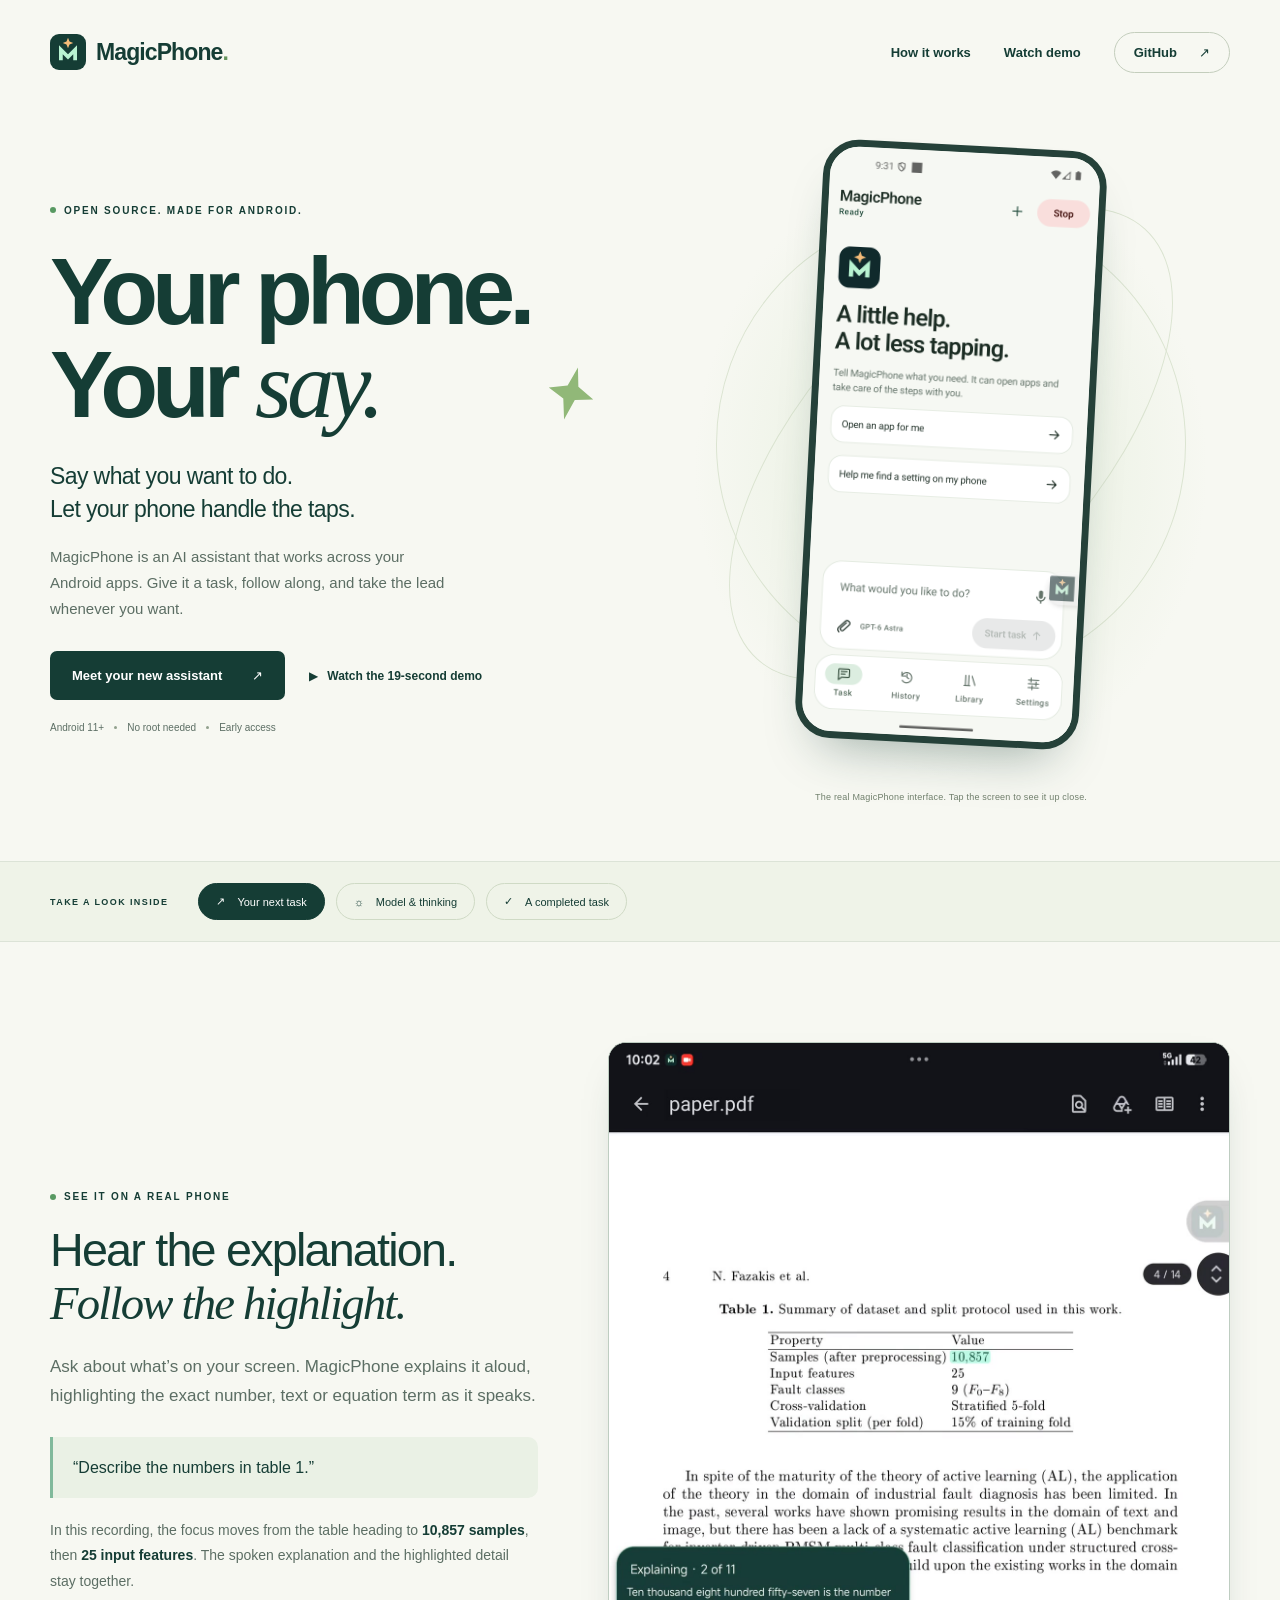
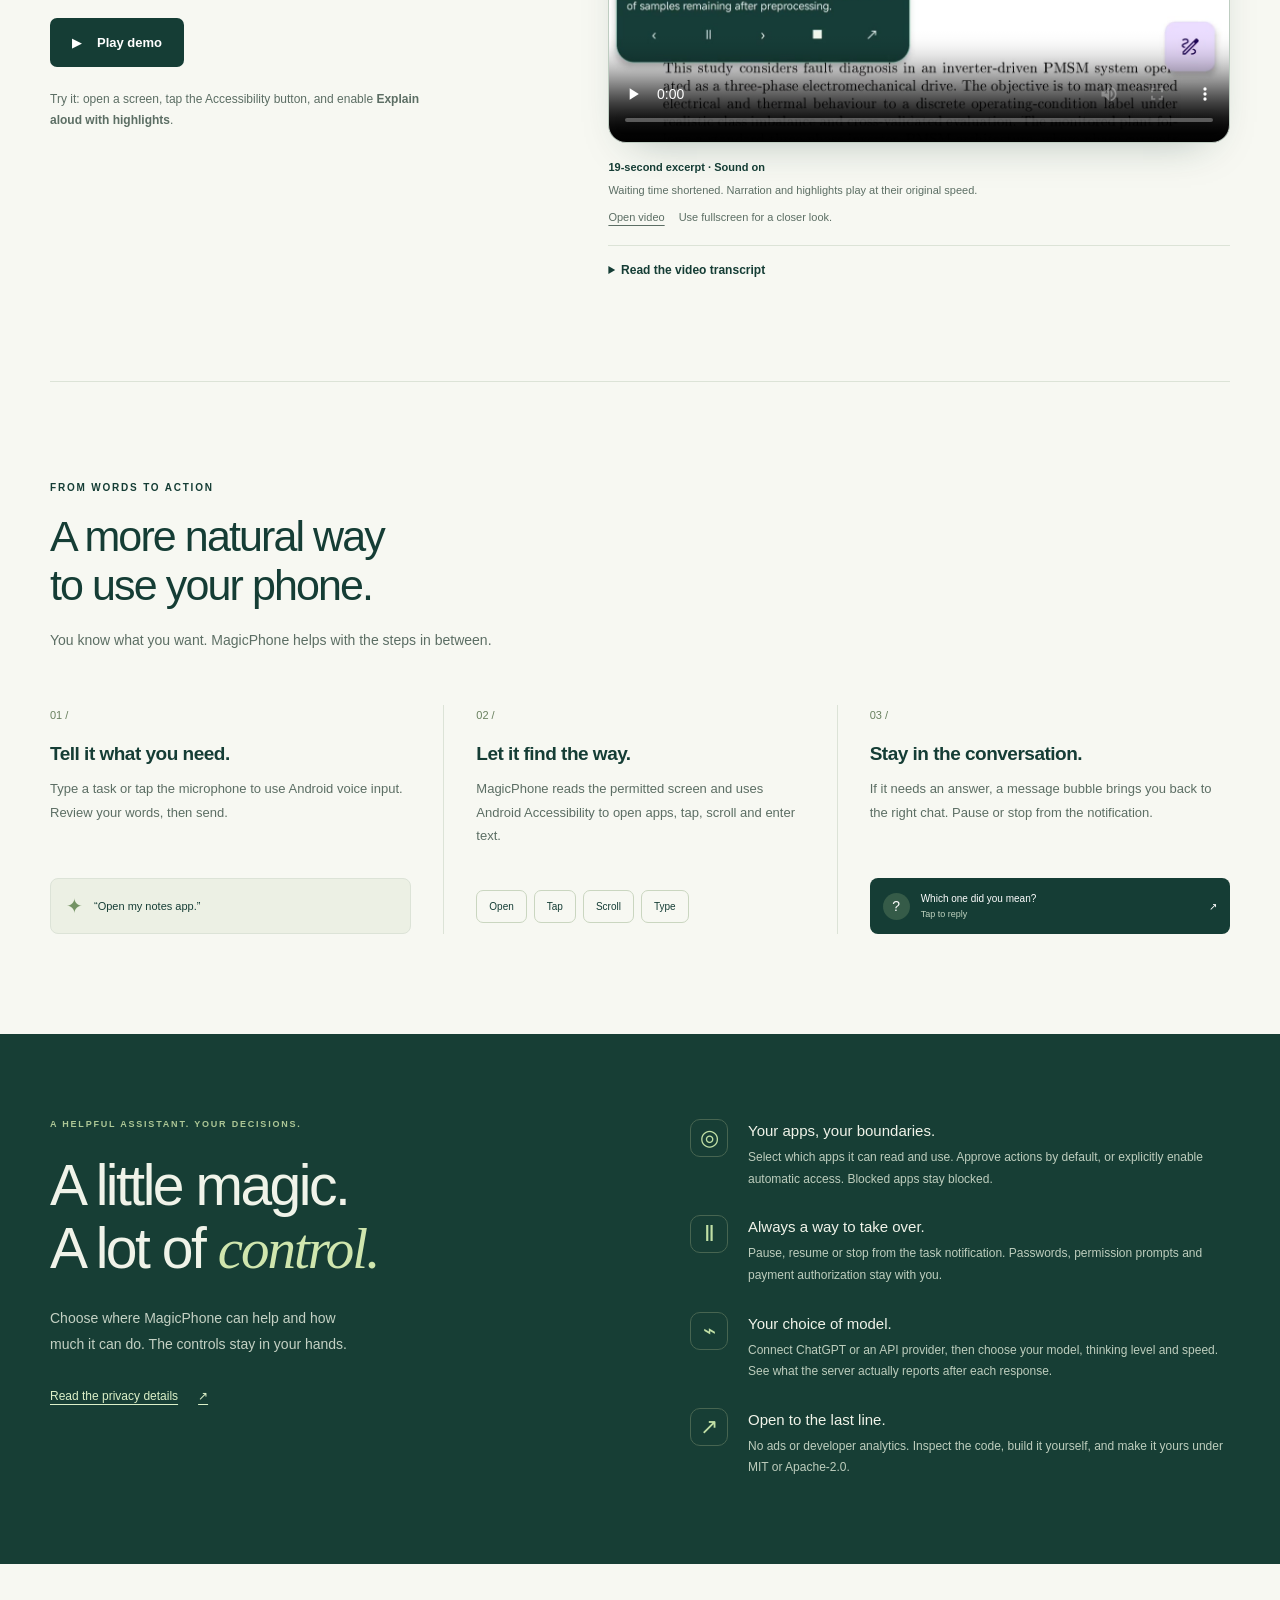
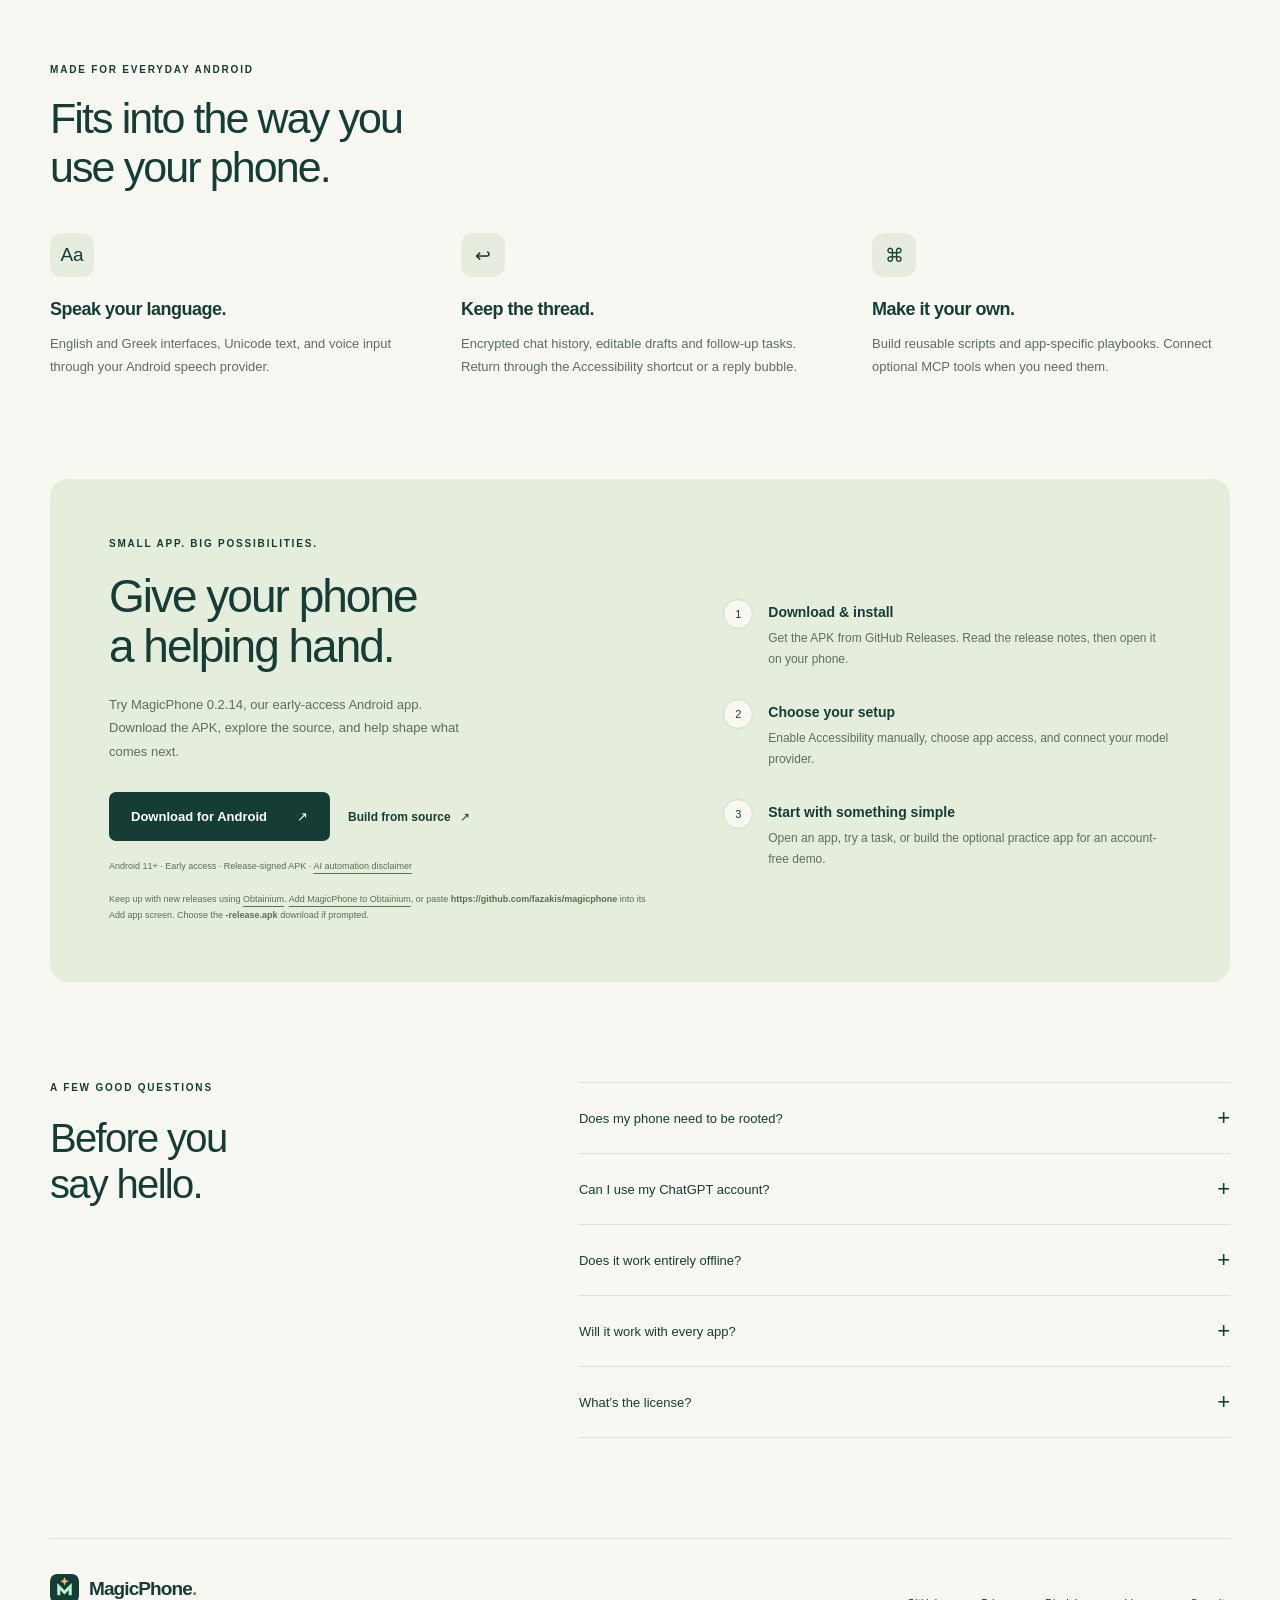
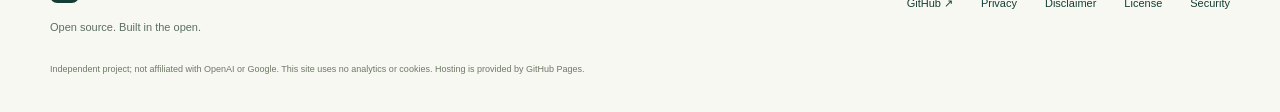
<file: site/index.html>
<!doctype html>
<html lang="en">
<head>
  <meta charset="utf-8">
  <meta name="viewport" content="width=device-width, initial-scale=1">
  <meta name="theme-color" content="#153d35">
  <meta name="description" content="Tell your phone what you want to do. MagicPhone is an open-source Android AI assistant that works across your apps, with voice input and controls in your hands.">
  <meta property="og:type" content="website">
  <meta property="og:title" content="MagicPhone — Your phone. Your say.">
  <meta property="og:description" content="Less tapping. More doing. An open-source AI assistant for your Android phone.">
  <meta property="og:url" content="https://magicphone.org/">
  <meta property="og:image" content="https://magicphone.org/assets/social-card.png">
  <meta name="twitter:card" content="summary_large_image">
  <link rel="canonical" href="https://magicphone.org/">
  <link rel="icon" href="assets/mark.svg" type="image/svg+xml">
  <link rel="stylesheet" href="styles.css">
  <script src="script.js" defer></script>
  <title>MagicPhone — Your phone. Your say.</title>
</head>
<body>
  <a class="skip-link" href="#main">Skip to content</a>
  <header class="site-header wrap">
    <a class="brand" href="./" aria-label="MagicPhone home"><img src="assets/mark.svg" width="36" height="36" alt=""><span>MagicPhone<span class="brand-dot">.</span></span></a>
    <nav aria-label="Main navigation">
      <a href="#how-it-works">How it works</a>
      <a href="#showcase">Watch demo</a>
      <a class="nav-source" href="https://github.com/fazakis/magicphone">GitHub <span aria-hidden="true">↗</span></a>
    </nav>
  </header>
  <main id="main">
    <section class="hero wrap" aria-labelledby="hero-title">
      <div class="hero-copy">
        <div class="eyebrow"><span class="status-dot" aria-hidden="true"></span> OPEN SOURCE. MADE FOR ANDROID.</div>
        <h1 id="hero-title">Your phone.<br>Your <span class="serif">say.</span><svg class="title-spark" viewBox="0 0 60 70" aria-hidden="true"><path d="M30 0 37 24 60 35 37 42 30 70 22 44 0 35 23 26Z"/></svg></h1>
        <p class="hero-description">Say what you want to do.<br>Let your phone handle the taps.</p>
        <p class="hero-detail">MagicPhone is an AI assistant that works across your Android apps. Give it a task, follow along, and take the lead whenever you want.</p>
        <div class="hero-actions"><a class="button primary" href="#get-started">Meet your new assistant <span aria-hidden="true">↗</span></a><a class="text-link" href="#showcase"><span aria-hidden="true">▶</span> Watch the 19-second demo</a></div>
        <div class="hero-footnote"><span>Android 11+</span><i aria-hidden="true"></i><span>No root needed</span><i aria-hidden="true"></i><span>Early access</span></div>
      </div>
      <div class="hero-visual">
        <div class="orbit orbit-one" aria-hidden="true"></div><div class="orbit orbit-two" aria-hidden="true"></div>
        <a class="phone" id="preview-full" href="assets/app-home.png" target="_blank" rel="noopener" aria-label="Open the MagicPhone home screenshot at full size">
          <img id="app-preview" src="assets/app-home.png" width="1080" height="2340" fetchpriority="high" alt="Real MagicPhone home screen with task suggestions, voice input, selected model and Task, History, Library and Settings navigation.">
        </a>
        <p class="demo-caption" id="preview-caption" aria-live="polite">The real MagicPhone interface. Tap the screen to see it up close.</p>
      </div>
    </section>
    <section class="example-strip" aria-label="Explore MagicPhone screenshots">
      <div class="wrap examples"><span class="example-label">TAKE A LOOK INSIDE</span><div class="example-options" role="group" aria-label="Choose an app screenshot"><button class="example-button" type="button" data-preview="home" aria-controls="app-preview" aria-pressed="true"><span aria-hidden="true">↗</span> Your next task</button><button class="example-button" type="button" data-preview="models" aria-controls="app-preview" aria-pressed="false"><span aria-hidden="true">☼</span> Model &amp; thinking</button><button class="example-button" type="button" data-preview="result" aria-controls="app-preview" aria-pressed="false"><span aria-hidden="true">✓</span> A completed task</button></div></div>
    </section>
    <section class="section wrap showcase" id="showcase" aria-labelledby="showcase-title">
      <div class="showcase-copy">
        <p class="eyebrow"><span class="status-dot" aria-hidden="true"></span> SEE IT ON A REAL PHONE</p>
        <h2 id="showcase-title">Hear the explanation.<br><span class="serif">Follow the highlight.</span></h2>
        <p class="showcase-description">Ask about what’s on your screen. MagicPhone explains it aloud, highlighting the exact number, text or equation term as it speaks.</p>
        <blockquote class="showcase-prompt">“Describe the numbers in table 1.”</blockquote>
        <p class="showcase-detail">In this recording, the focus moves from the table heading to <strong>10,857 samples</strong>, then <strong>25 input features</strong>. The spoken explanation and the highlighted detail stay together.</p>
        <button class="button primary showcase-play" id="showcase-play" type="button" aria-controls="showcase-video" hidden><span aria-hidden="true">▶</span><span id="showcase-play-label">Play demo</span></button>
        <p class="showcase-how">Try it: open a screen, tap the Accessibility button, and enable <strong>Explain aloud with highlights</strong>.</p>
      </div>
      <figure class="showcase-media">
        <div class="showcase-video-frame">
          <video id="showcase-video" controls playsinline preload="none" width="1280" height="1444" poster="assets/showcase-explain-poster.jpg" aria-label="MagicPhone explains a PDF table aloud while highlighting each number" aria-describedby="showcase-caption">
            <source src="assets/showcase-explain.mp4" type="video/mp4">
            <track kind="captions" src="assets/showcase-explain.en.vtt" srclang="en" label="English" default>
            Your browser cannot play this video. <a href="assets/showcase-explain.mp4">Download the showcase</a> or read the transcript below.
          </video>
        </div>
        <figcaption id="showcase-caption"><span>19-second excerpt · Sound on</span><span>Waiting time shortened. Narration and highlights play at their original speed.</span></figcaption>
        <div class="showcase-links"><a href="assets/showcase-explain.mp4">Open video</a><span>Use fullscreen for a closer look.</span></div>
        <details class="showcase-transcript"><summary>Read the video transcript</summary><div>
          <p><strong>On screen:</strong> “Describe the numbers in table 1” is submitted with Explain aloud with highlights enabled. The waiting time is shortened.</p>
          <p><strong>Table heading highlighted:</strong> “Table one summarizes the dataset and how it is divided for model training and evaluation.”</p>
          <p><strong>10,857 highlighted:</strong> “Ten thousand eight hundred fifty-seven is the number of samples remaining after preprocessing.”</p>
          <p><strong>25 highlighted:</strong> “Twenty-five is the number of input features: the variables describing each sample.”</p>
        </div></details>
      </figure>
    </section>
    <section class="section wrap" id="how-it-works" aria-labelledby="how-title">
      <div class="section-heading"><p class="eyebrow">FROM WORDS TO ACTION</p><h2 id="how-title">A more natural way<br>to use your phone.</h2><p>You know what you want. MagicPhone helps with the steps in between.</p></div>
      <div class="steps-grid">
        <article class="step"><span class="step-number">01 /</span><h3>Tell it what you need.</h3><p>Type a task or tap the microphone to use Android voice input. Review your words, then send.</p><div class="mini-prompt"><span aria-hidden="true">✦</span> “Open my notes app.”</div></article>
        <article class="step"><span class="step-number">02 /</span><h3>Let it find the way.</h3><p>MagicPhone reads the permitted screen and uses Android Accessibility to open apps, tap, scroll and enter text.</p><div class="mini-actions"><span>Open</span><span>Tap</span><span>Scroll</span><span>Type</span></div></article>
        <article class="step"><span class="step-number">03 /</span><h3>Stay in the conversation.</h3><p>If it needs an answer, a message bubble brings you back to the right chat. Pause or stop from the notification.</p><div class="mini-question"><span class="question-dot" aria-hidden="true">?</span><div><strong>Which one did you mean?</strong><span>Tap to reply</span></div><span aria-hidden="true">↗</span></div></article>
      </div>
    </section>
    <section class="control-section" id="your-control" aria-labelledby="control-title">
      <div class="wrap control-grid">
        <div class="control-copy"><p class="eyebrow">A HELPFUL ASSISTANT. YOUR DECISIONS.</p><h2 id="control-title">A little magic.<br>A lot of <span class="serif">control.</span></h2><p>Choose where MagicPhone can help and how much it can do. The controls stay in your hands.</p><a class="light-link" href="https://github.com/fazakis/magicphone/blob/main/docs/PRIVACY.md">Read the privacy details <span aria-hidden="true">↗</span></a></div>
        <div class="control-features">
          <article><span class="feature-icon" aria-hidden="true">◎</span><div><h3>Your apps, your boundaries.</h3><p>Select which apps it can read and use. Approve actions by default, or explicitly enable automatic access. Blocked apps stay blocked.</p></div></article>
          <article><span class="feature-icon" aria-hidden="true">Ⅱ</span><div><h3>Always a way to take over.</h3><p>Pause, resume or stop from the task notification. Passwords, permission prompts and payment authorization stay with you.</p></div></article>
          <article><span class="feature-icon" aria-hidden="true">⌁</span><div><h3>Your choice of model.</h3><p>Connect ChatGPT or an API provider, then choose your model, thinking level and speed. See what the server actually reports after each response.</p></div></article>
          <article><span class="feature-icon" aria-hidden="true">↗</span><div><h3>Open to the last line.</h3><p>No ads or developer analytics. Inspect the code, build it yourself, and make it yours under MIT or Apache-2.0.</p></div></article>
        </div>
      </div>
    </section>
    <section class="section wrap details-section" aria-labelledby="details-title">
      <div class="section-heading"><p class="eyebrow">MADE FOR EVERYDAY ANDROID</p><h2 id="details-title">Fits into the way you use your phone.</h2></div>
      <div class="details-grid"><article><span class="detail-glyph" aria-hidden="true">Aa</span><h3>Speak your language.</h3><p>English and Greek interfaces, Unicode text, and voice input through your Android speech provider.</p></article><article><span class="detail-glyph" aria-hidden="true">↩</span><h3>Keep the thread.</h3><p>Encrypted chat history, editable drafts and follow-up tasks. Return through the Accessibility shortcut or a reply bubble.</p></article><article><span class="detail-glyph" aria-hidden="true">⌘</span><h3>Make it your own.</h3><p>Build reusable scripts and app-specific playbooks. Connect optional MCP tools when you need them.</p></article></div>
    </section>
    <section class="get-started wrap" id="get-started" aria-labelledby="start-title">
      <div><p class="eyebrow">SMALL APP. BIG POSSIBILITIES.</p><h2 id="start-title">Give your phone<br>a helping hand.</h2><p>Try MagicPhone 0.2.14, our early-access Android app. Download the APK, explore the source, and help shape what comes next.</p><div class="hero-actions"><a class="button primary" href="https://github.com/fazakis/magicphone/releases/tag/v0.2.14">Download for Android <span aria-hidden="true">↗</span></a><a class="text-link" href="https://github.com/fazakis/magicphone#build">Build from source <span aria-hidden="true">↗</span></a></div><p class="install-note">Android 11+ · Early access · Release-signed APK · <a href="disclaimer.html">AI automation disclaimer</a></p><p class="install-note">Keep up with new releases using <a href="https://obtainium.imranr.dev/">Obtainium</a>. <a href="obtainium://add/https://github.com/fazakis/magicphone">Add MagicPhone to Obtainium</a>, or paste <strong>https://github.com/fazakis/magicphone</strong> into its Add app screen. Choose the <strong>-release.apk</strong> download if prompted.</p></div>
      <ol class="setup-list"><li><span>1</span><div><h3>Download &amp; install</h3><p>Get the APK from GitHub Releases. Read the release notes, then open it on your phone.</p></div></li><li><span>2</span><div><h3>Choose your setup</h3><p>Enable Accessibility manually, choose app access, and connect your model provider.</p></div></li><li><span>3</span><div><h3>Start with something simple</h3><p>Open an app, try a task, or build the optional practice app for an account-free demo.</p></div></li></ol>
    </section>
    <section class="section wrap faq-section" aria-labelledby="faq-title">
      <div><p class="eyebrow">A FEW GOOD QUESTIONS</p><h2 id="faq-title">Before you<br>say hello.</h2></div>
      <div class="faq-list">
        <details><summary>Does my phone need to be rooted?<span aria-hidden="true">+</span></summary><p>No. MagicPhone uses Android’s Accessibility APIs on an ordinary Android 11 or newer phone. Enable access yourself in Android settings. You don’t need ADB or a connected computer for everyday use.</p></details>
        <details><summary>Can I use my ChatGPT account?<span aria-hidden="true">+</span></summary><p>MagicPhone includes Continue with ChatGPT for eligible accounts. Model availability and usage limits depend on your account and provider. Separate API-key and compatible-provider profiles are also supported.</p></details>
        <details><summary>Does it work entirely offline?<span aria-hidden="true">+</span></summary><p>Cloud models receive selected task history and permitted screen context. Local or self-hosted compatible providers can be configured separately. The included practice mode makes no model requests. Android voice input may use your speech provider’s servers.</p></details>
        <details><summary>Will it work with every app?<span aria-hidden="true">+</span></summary><p>App layouts, Accessibility support and Android restrictions vary. MagicPhone is an early project and cannot guarantee every task. Secure screens and system permissions may need manual input. You can see the current coverage and limitations in the <a href="https://github.com/fazakis/magicphone/blob/main/docs/FEATURE_MATRIX.md">feature matrix</a>.</p></details>
        <details><summary>What’s the license?<span aria-hidden="true">+</span></summary><p>Original MagicPhone code, design and artwork are available under your choice of the <a href="https://github.com/fazakis/magicphone/blob/main/LICENSE">MIT License</a> or <a href="https://github.com/fazakis/magicphone/blob/main/LICENSE-APACHE">Apache License 2.0</a>. Third-party dependencies retain their own licenses.</p></details>
      </div>
    </section>
  </main>
  <footer class="wrap site-footer"><div><a class="brand" href="./"><img src="assets/mark.svg" width="29" height="29" alt=""><span>MagicPhone<span class="brand-dot">.</span></span></a><p>Open source. Built in the open.</p></div><div class="footer-links"><a href="https://github.com/fazakis/magicphone">GitHub ↗</a><a href="https://github.com/fazakis/magicphone/blob/main/docs/PRIVACY.md">Privacy</a><a href="disclaimer.html">Disclaimer</a><a href="https://github.com/fazakis/magicphone/blob/main/LICENSE">License</a><a href="https://github.com/fazakis/magicphone/blob/main/SECURITY.md">Security</a></div><p class="footer-note">Independent project; not affiliated with OpenAI or Google. This site uses no analytics or cookies. Hosting is provided by GitHub Pages.</p></footer>
</body>
</html>
</file>
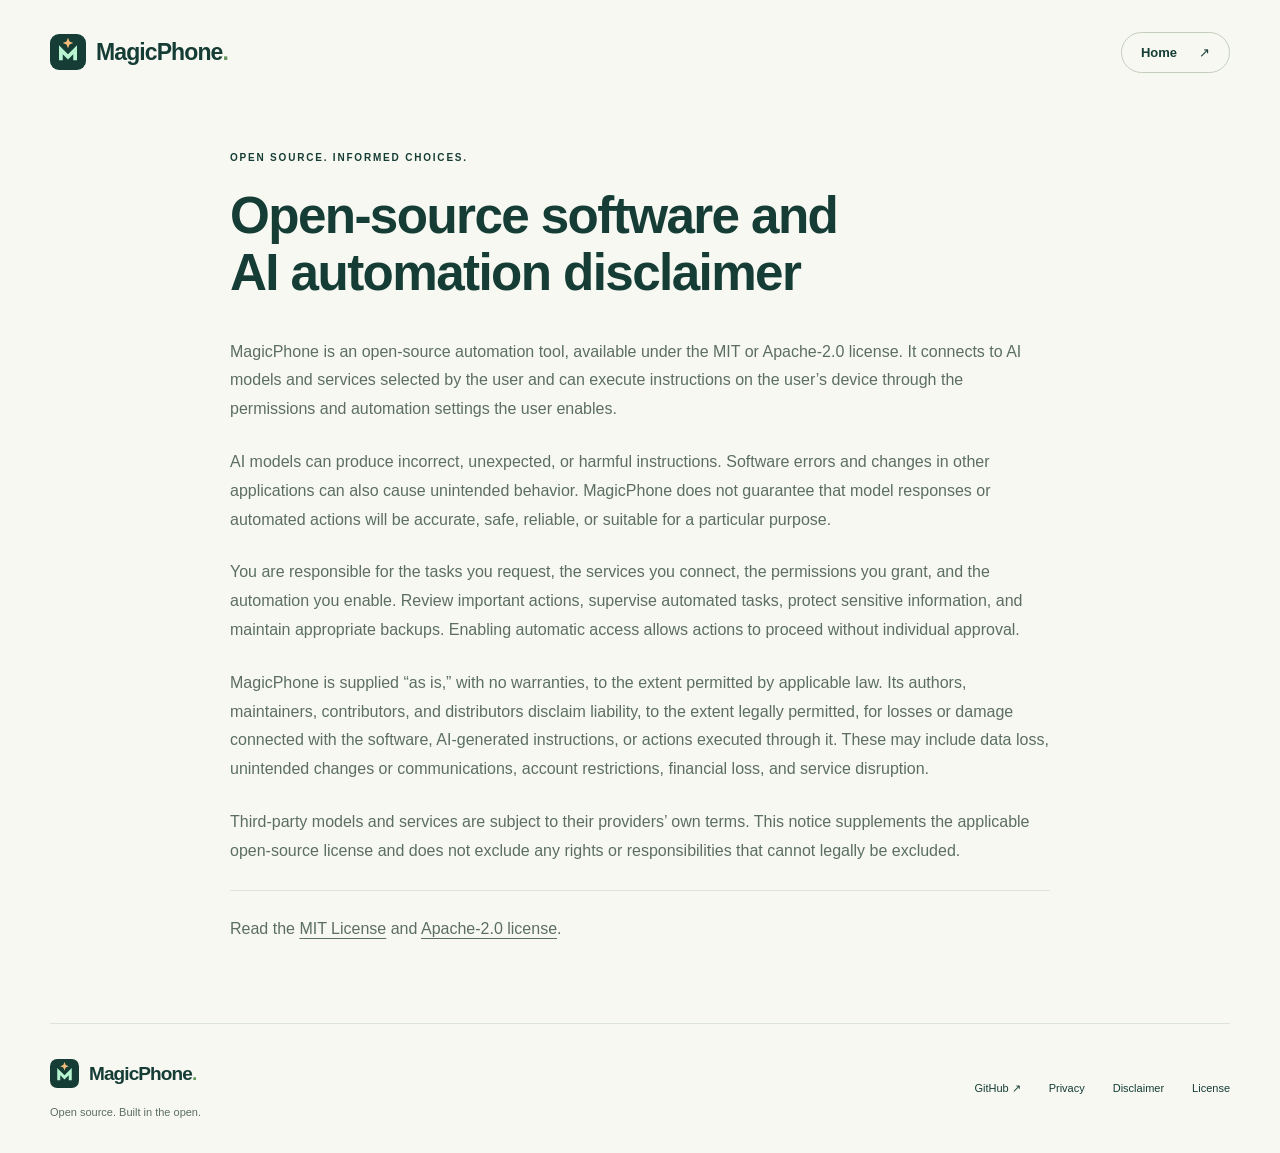
<file: site/disclaimer.html>
<!doctype html>
<html lang="en">
<head>
  <meta charset="utf-8">
  <meta name="viewport" content="width=device-width, initial-scale=1">
  <meta name="theme-color" content="#153d35">
  <meta name="description" content="MagicPhone’s open-source software and AI automation disclaimer: model limitations, user responsibilities, warranties and liability.">
  <link rel="canonical" href="https://magicphone.org/disclaimer.html">
  <link rel="icon" href="assets/mark.svg" type="image/svg+xml">
  <link rel="stylesheet" href="styles.css">
  <title>Disclaimer — MagicPhone</title>
</head>
<body>
  <a class="skip-link" href="#main">Skip to content</a>
  <header class="site-header wrap">
    <a class="brand" href="./" aria-label="MagicPhone home"><img src="assets/mark.svg" width="36" height="36" alt=""><span>MagicPhone<span class="brand-dot">.</span></span></a>
    <nav aria-label="Main navigation"><a class="nav-source" href="./">Home <span aria-hidden="true">↗</span></a></nav>
  </header>
  <main id="main" class="wrap disclaimer-page">
    <p class="eyebrow">OPEN SOURCE. INFORMED CHOICES.</p>
    <h1>Open-source software and AI automation disclaimer</h1>
    <p>MagicPhone is an open-source automation tool, available under the MIT or Apache-2.0 license. It connects to AI models and services selected by the user and can execute instructions on the user’s device through the permissions and automation settings the user enables.</p>
    <p>AI models can produce incorrect, unexpected, or harmful instructions. Software errors and changes in other applications can also cause unintended behavior. MagicPhone does not guarantee that model responses or automated actions will be accurate, safe, reliable, or suitable for a particular purpose.</p>
    <p>You are responsible for the tasks you request, the services you connect, the permissions you grant, and the automation you enable. Review important actions, supervise automated tasks, protect sensitive information, and maintain appropriate backups. Enabling automatic access allows actions to proceed without individual approval.</p>
    <p>MagicPhone is supplied “as is,” with no warranties, to the extent permitted by applicable law. Its authors, maintainers, contributors, and distributors disclaim liability, to the extent legally permitted, for losses or damage connected with the software, AI-generated instructions, or actions executed through it. These may include data loss, unintended changes or communications, account restrictions, financial loss, and service disruption.</p>
    <p>Third-party models and services are subject to their providers’ own terms. This notice supplements the applicable open-source license and does not exclude any rights or responsibilities that cannot legally be excluded.</p>
    <p class="disclaimer-licenses">Read the <a href="https://github.com/fazakis/magicphone/blob/main/LICENSE">MIT License</a> and <a href="https://github.com/fazakis/magicphone/blob/main/LICENSE-APACHE">Apache-2.0 license</a>.</p>
  </main>
  <footer class="wrap site-footer"><div><a class="brand" href="./"><img src="assets/mark.svg" width="29" height="29" alt=""><span>MagicPhone<span class="brand-dot">.</span></span></a><p>Open source. Built in the open.</p></div><div class="footer-links"><a href="https://github.com/fazakis/magicphone">GitHub ↗</a><a href="https://github.com/fazakis/magicphone/blob/main/docs/PRIVACY.md">Privacy</a><a href="disclaimer.html" aria-current="page">Disclaimer</a><a href="https://github.com/fazakis/magicphone/blob/main/LICENSE">License</a></div></footer>
</body>
</html>
</file>
<file: site/styles.css>
/* Copyright 2026 Nikos Fazakis. SPDX-License-Identifier: MIT OR Apache-2.0 */
:root {
  --paper:#f7f8f2;
  --white:#fff;
  --ink:#153d35;
  --muted:#5c6e64;
  --mint:#d6edc2;
  --line:#dce3d7;
  --dark:#173e35;
  --accent:#b8f3d1;
  font-family:Inter,"Helvetica Neue",Arial,sans-serif;
  color:var(--ink);
  background:var(--paper);
  font-synthesis:none;
  scroll-behavior:smooth;
  scroll-padding-top:24px;
}

* {
  box-sizing:border-box;
}

body {
  margin:0;
  -webkit-font-smoothing:antialiased;
}

a {
  color:inherit;
  text-underline-offset:4px;
}

button {
  font:inherit;
}

button,a {
  -webkit-tap-highlight-color:transparent;
}

button:focus-visible,a:focus-visible,summary:focus-visible,video:focus-visible {
  outline:3px solid #a35716;
  outline-offset:5px;
}

img,svg {
  display:block;
  max-width:100%;
}

button {
  cursor:pointer;
}

h1,h2,h3,p {
  margin:0;
}

h1,h2,h3 {
  text-wrap:balance;
}

.wrap {
  width:min(1180px,calc(100% - 96px));
  margin-inline:auto;
}

.skip-link {
  position:fixed;
  top:-80px;
  left:16px;
  z-index:10;
  background:var(--ink);
  color:white;
  padding:14px;
}

.skip-link:focus {
  top:12px;
}

.site-header {
  height:104px;
  display:flex;
  align-items:center;
  justify-content:space-between;
  gap:24px;
}

.brand {
  display:inline-flex;
  align-items:center;
  gap:10px;
  text-decoration:none;
  font-size:23px;
  font-weight:750;
  letter-spacing:-.9px;
  white-space:nowrap;
}

.brand-dot {
  color:#65955d;
}

.site-header nav {
  display:flex;
  align-items:center;
  gap:33px;
  font-size:13px;
  font-weight:600;
}

.site-header nav a {
  text-decoration:none;
}

.site-header nav a:hover,.text-link:hover,.footer-links a:hover {
  text-decoration:underline;
}

.nav-source {
  border:1px solid #c4cebd;
  border-radius:24px;
  padding:12px 19px;
  display:flex;
  gap:22px;
}

.hero {
  display:grid;
  grid-template-columns:1.04fr 1fr;
  min-height:681px;
  align-items:center;
  gap:42px;
  padding-top:30px;
  padding-bottom:57px;
}

.eyebrow {
  font-size:10px;
  font-weight:700;
  letter-spacing:1.8px;
  display:flex;
  align-items:center;
  gap:8px;
}

.status-dot {
  display:inline-block;
  width:6px;
  height:6px;
  background:#589962;
  border-radius:50%;
  flex-shrink:0;
}

.hero h1 {
  white-space:nowrap;
  font-size:clamp(70px,7.4vw,100px);
  line-height:.99;
  font-weight:550;
  letter-spacing:-6px;
  margin-top:29px;
  position:relative;
  width:fit-content;
}

.serif {
  font-family:Georgia,"Times New Roman",serif;
  font-style:italic;
  font-weight:400;
  letter-spacing:-5px;
}

.title-spark {
  position:absolute;
  right:-65px;
  bottom:12px;
  width:46px;
  height:55px;
  fill:#91b878;
  transform:rotate(15deg);
}

.hero-description {
  font-size:23px;
  line-height:1.45;
  margin-top:27px;
  letter-spacing:-.6px;
}

.hero-detail {
  font-size:15px;
  line-height:1.75;
  color:var(--muted);
  margin-top:17px;
  max-width:408px;
}

.hero-actions {
  display:flex;
  align-items:center;
  flex-wrap:wrap;
  gap:24px;
  margin-top:29px;
}

.button {
  padding:17px 22px;
  border-radius:7px;
  display:inline-flex;
  align-items:center;
  gap:30px;
  text-decoration:none;
  font-size:13px;
  font-weight:600;
  transition:background .2s,transform .2s;
}

.primary {
  background:var(--ink);
  color:white;
}

.primary:hover {
  background:#245b49;
  transform:translateY(-2px);
}

.text-link {
  font-size:12px;
  font-weight:600;
  display:inline-flex;
  gap:9px;
  align-items:center;
  text-decoration:none;
}

.hero-footnote {
  display:flex;
  align-items:center;
  gap:10px;
  font-size:10px;
  color:var(--muted);
  margin-top:22px;
}

.hero-footnote i {
  width:3px;
  height:3px;
  border-radius:50%;
  background:#91a08d;
}

.hero-visual {
  position:relative;
  display:flex;
  align-items:center;
  justify-content:center;
  min-height:670px;
  padding-bottom:50px;
  background:radial-gradient(ellipse at center,#e3edda 0%,transparent 65%);
}

.orbit {
  position:absolute;
  border:1px solid #dbe4d1;
  border-radius:50%;
  width:470px;
  height:470px;
  transform:rotate(-25deg);
}

.orbit-two {
  width:580px;
  height:290px;
  transform:rotate(-48deg);
}

.phone {
  position:relative;
  display:block;
  flex-shrink:0;
  width:284px;
  background:#f7f9f3;
  border:7px solid #254139;
  border-radius:36px;
  overflow:hidden;
  box-shadow:0 29px 52px -25px #163c3566;
  transform:rotate(3deg);
  z-index:1;
  transition:transform .2s;
}

.phone:hover {
  transform:rotate(0deg);
}

.phone img {
  width:100%;
  height:auto;
  aspect-ratio:1080 / 2340;
}

.demo-caption {
  position:absolute;
  bottom:0;
  padding-inline:12px;
  max-width:100%;
  line-height:1.6;
  text-align:center;
  font-size:9px;
  color:#71806d;
  letter-spacing:.2px;
}

.example-strip {
  border-block:1px solid var(--line);
  background:#eff3e8;
}

.examples {
  display:flex;
  align-items:center;
  gap:30px;
  padding-block:21px;
}

.example-label {
  font-size:9px;
  font-weight:700;
  letter-spacing:1.4px;
  white-space:nowrap;
}

.example-options {
  display:flex;
  flex-wrap:wrap;
  gap:11px;
}

.example-button {
  border:1px solid #cfdac5;
  border-radius:24px;
  background:transparent;
  padding:11px 17px;
  display:flex;
  align-items:center;
  gap:12px;
  color:var(--ink);
  font-size:11px;
}

.example-button[aria-pressed=true] {
  background:var(--ink);
  border-color:var(--ink);
  color:white;
}

.example-button:hover {
  border-color:var(--ink);
}

.section {
  padding-block:100px;
}

.section-heading h2 {
  font-size:43px;
  line-height:1.14;
  letter-spacing:-1.9px;
  font-weight:500;
  margin-top:19px;
  max-width:630px;
}

.section-heading>p:last-child:not(.eyebrow) {
  font-size:14px;
  color:var(--muted);
  line-height:1.7;
  margin-top:19px;
}

.steps-grid {
  display:grid;
  grid-template-columns:repeat(3,1fr);
  margin-top:52px;
}

.step {
  padding:0 32px;
  border-left:1px solid var(--line);
}

.step:first-child {
  padding-left:0;
  border:0;
}

.step:last-child {
  padding-right:0;
}

.step-number {
  font-size:11px;
  color:#69805f;
}

.step h3 {
  font-size:19px;
  letter-spacing:-.5px;
  margin-top:20px;
  font-weight:600;
}

.step>p {
  font-size:13px;
  line-height:1.8;
  color:var(--muted);
  margin-top:12px;
  min-height:76px;
}

.mini-prompt,.mini-actions,.mini-question {
  margin-top:25px;
  min-height:56px;
  display:flex;
  align-items:center;
}

.mini-prompt {
  background:#ecf0e4;
  border:1px solid var(--line);
  border-radius:8px;
  padding:13px 15px;
  gap:11px;
  font-size:11px;
}

.mini-prompt>span {
  font-size:20px;
  color:#749364;
}

.mini-actions {
  gap:7px;
}

.mini-actions>span {
  border:1px solid #cad6c0;
  padding:10px 12px;
  border-radius:7px;
  font-size:10px;
}

.mini-question {
  background:var(--ink);
  color:white;
  border-radius:8px;
  padding:10px 13px;
  gap:11px;
  font-size:10px;
}

.mini-question strong {
  font-weight:500;
}

.mini-question div>span {
  display:block;
  font-size:9px;
  color:#bdd1be;
  margin-top:5px;
}

.mini-question>span:last-child {
  margin-left:auto;
}

.question-dot {
  background:#355b48;
  width:27px;
  height:27px;
  display:grid;
  place-items:center;
  border-radius:50%;
  font-size:14px;
}

.control-section {
  background:var(--dark);
  color:#f0f3e9;
  padding-block:85px;
  position:relative;
  overflow:hidden;
}

.control-grid {
  display:grid;
  grid-template-columns:1fr 1fr;
  gap:100px;
}

.control-copy .eyebrow {
  color:#adc796;
  font-size:9px;
}

.control-copy h2 {
  font-size:57px;
  line-height:1.1;
  letter-spacing:-2.5px;
  font-weight:450;
  margin-top:25px;
}

.control-copy .serif {
  color:#d0e6ae;
  letter-spacing:-2px;
}

.control-copy>p:not(.eyebrow) {
  font-size:14px;
  line-height:1.85;
  color:#c4d1c4;
  max-width:315px;
  margin-top:25px;
}

.light-link {
  font-size:12px;
  display:inline-flex;
  gap:20px;
  margin-top:32px;
  color:#dcf0c8;
}

.control-features {
  display:grid;
  gap:25px;
}

.control-features article {
  display:flex;
  gap:20px;
}

.feature-icon {
  width:38px;
  height:38px;
  border:1px solid #476551;
  flex-shrink:0;
  border-radius:10px;
  display:grid;
  place-items:center;
  color:#c0dfa5;
  font-size:22px;
}

.control-features h3 {
  font-size:15px;
  font-weight:500;
  margin-top:3px;
}

.control-features p {
  font-size:12px;
  line-height:1.8;
  color:#bdcdbd;
  margin-top:8px;
}

.details-grid {
  display:grid;
  grid-template-columns:repeat(3,1fr);
  gap:53px;
  margin-top:41px;
}

.detail-glyph {
  display:inline-grid;
  place-items:center;
  width:44px;
  height:44px;
  border-radius:12px;
  background:#e7edde;
  font-size:19px;
}

.details-grid h3 {
  font-size:18px;
  letter-spacing:-.5px;
  margin-top:22px;
  font-weight:600;
}

.details-grid p {
  font-size:13px;
  line-height:1.8;
  color:var(--muted);
  margin-top:12px;
}

.get-started {
  padding:59px;
  background:#e5eddc;
  border-radius:18px;
  display:grid;
  grid-template-columns:1.2fr 1fr;
  gap:77px;
}

.get-started h2 {
  font-size:46px;
  font-weight:500;
  line-height:1.1;
  letter-spacing:-2px;
  margin-top:22px;
}

.get-started>div>p:not(.eyebrow):not(.install-note) {
  font-size:13px;
  line-height:1.8;
  color:var(--muted);
  margin-top:21px;
  max-width:360px;
}

.get-started .hero-actions {
  gap:18px;
}

.install-note {
  font-size:9px;
  line-height:1.7;
  color:#5a7052;
  margin-top:18px;
}

.setup-list {
  padding:8px 0 0;
  list-style:none;
  display:grid;
  align-content:center;
  gap:29px;
  margin:0;
}

.setup-list li {
  display:flex;
  gap:15px;
}

.setup-list li>span {
  width:30px;
  height:30px;
  flex-shrink:0;
  border-radius:50%;
  background:var(--paper);
  display:grid;
  place-items:center;
  font-size:11px;
  border:1px solid #d0dbc6;
}

.setup-list h3 {
  font-size:14px;
  font-weight:600;
  margin-top:5px;
}

.setup-list p {
  font-size:12px;
  line-height:1.75;
  color:#5e7157;
  margin-top:8px;
}

.faq-section {
  display:grid;
  grid-template-columns:1fr 1.45fr;
  gap:80px;
}

.faq-section h2 {
  font-size:40px;
  line-height:1.15;
  letter-spacing:-1.7px;
  font-weight:500;
  margin-top:22px;
}

.faq-list details {
  border-bottom:1px solid var(--line);
}

.faq-list details:first-child {
  border-top:1px solid var(--line);
}

.faq-list summary {
  list-style:none;
  display:flex;
  justify-content:space-between;
  align-items:center;
  gap:20px;
  cursor:pointer;
  padding:22px 0;
  font-size:13px;
  font-weight:500;
}

.faq-list summary::-webkit-details-marker {
  display:none;
}

.faq-list summary>span {
  font-size:22px;
  font-weight:400;
  transition:transform .2s;
}

.faq-list details[open] summary>span {
  transform:rotate(45deg);
}

.faq-list details>p {
  font-size:13px;
  line-height:1.85;
  color:var(--muted);
  padding:0 24px 24px 0;
}

.site-footer {
  border-top:1px solid var(--line);
  padding-block:35px;
  display:flex;
  align-items:center;
  flex-wrap:wrap;
  justify-content:space-between;
  gap:28px;
}

.site-footer .brand {
  font-size:19px;
}

.site-footer>div>p {
  font-size:11px;
  color:var(--muted);
  margin-top:14px;
}

.footer-links {
  display:flex;
  gap:28px;
  font-size:11px;
}

.footer-links a {
  text-decoration:none;
}

.footer-note {
  width:100%;
  font-size:9px;
  line-height:1.8;
  color:#6c7a64;
}

@media(min-width:1500px) {
  .hero {
    padding-block:55px 80px;
    min-height:740px;
  }
}

@media(max-width:1100px) {
  .wrap {
    width:calc(100% - 64px);
  }
  .hero {
    gap:20px;
    grid-template-columns:1fr 1fr;
  }
  .hero h1 {
    font-size:76px;
    letter-spacing:-4.5px;
  }
  .hero h1 .serif {
    letter-spacing:-4px;
  }
  .title-spark {
    right:-49px;
    width:34px;
  }
  .hero-description {
    font-size:21px;
  }
  .hero-visual {
    min-width:0;
  }
  .orbit-one {
    width:365px;
    height:420px;
  }
  .orbit-two {
    width:420px;
    height:260px;
  }
  .hero-actions {
    gap:19px;
  }
  .hero-detail {
    max-width:340px;
  }
  .control-grid {
    gap:65px;
  }
  .get-started {
    padding:40px;
    gap:40px;
  }
  .steps-grid {
    gap:0;
  }
  .step {
    padding-inline:23px;
  }
  .step>p {
    min-height:95px;
  }
  .mini-actions {
    gap:5px;
  }
  .mini-actions>span {
    padding:10px;
  }
  .examples {
    gap:24px;
  }
  .example-options {
    gap:8px;
  }
  .example-button {
    font-size:10px;
    padding:10px 13px;
  }
}

@media(max-width:800px) {
  .wrap {
    width:calc(100% - 40px);
  }
  .site-header {
    height:84px;
  }
  .site-header nav {
    gap:19px;
  }
  .site-header nav>a:not(.nav-source) {
    display:none;
  }
  .hero {
    grid-template-columns:1fr;
    padding-top:27px;
    padding-bottom:51px;
    gap:25px;
  }
  .hero-copy {
    text-align:center;
    display:flex;
    align-items:center;
    flex-direction:column;
  }
  .hero h1 {
    font-size:clamp(54px,16.5vw,76px);
  }
  .title-spark {
    right:6px;
    bottom:7px;
    width:26px;
    height:35px;
  }
  .hero-detail {
    max-width:440px;
  }
  .hero-description {
    font-size:22px;
  }
  .hero-actions {
    justify-content:center;
  }
  .hero h1 {
    margin-top:24px;
  }
  .hero-visual {
    overflow:clip;
    min-height:670px;
    max-width:490px;
    width:100%;
    margin:auto;
  }
  .phone {
    width:min(284px,calc(100% - 40px));
  }
  .demo-caption {
    bottom:0;
  }
  .examples {
    flex-direction:column;
    gap:15px;
    padding-block:23px;
  }
  .example-options {
    justify-content:center;
  }
  .section {
    padding-block:68px;
  }
  .section-heading h2 {
    font-size:37px;
  }
  .steps-grid {
    grid-template-columns:1fr;
    gap:30px;
    margin-top:34px;
  }
  .step,.step:first-child,.step:last-child {
    padding:26px 0 0;
    border:0;
    border-top:1px solid var(--line);
  }
  .step>p {
    min-height:0;
    max-width:480px;
  }
  .step h3 {
    margin-top:12px;
  }
  .mini-prompt,.mini-question {
    max-width:350px;
  }
  .mini-actions,.mini-prompt,.mini-question {
    margin-top:18px;
    min-height:50px;
  }
  .control-section {
    padding-block:59px;
  }
  .control-grid {
    grid-template-columns:1fr;
    gap:40px;
  }
  .control-copy h2 {
    font-size:48px;
  }
  .control-copy>p:not(.eyebrow) {
    max-width:450px;
  }
  .control-features {
    gap:25px;
  }
  .details-grid {
    grid-template-columns:1fr;
    gap:31px;
  }
  .details-grid h3 {
    margin-top:15px;
  }
  .details-grid p {
    max-width:480px;
  }
  .get-started {
    grid-template-columns:1fr;
    gap:32px;
    padding:32px 27px;
  }
  .get-started h2 {
    font-size:40px;
  }
  .get-started .hero-actions {
    justify-content:flex-start;
  }
  .faq-section {
    grid-template-columns:1fr;
    gap:27px;
  }
  .faq-section h2 {
    font-size:36px;
  }
  .faq-section h2 br {
    display:none;
  }
  .site-footer {
    align-items:flex-start;
  }
  .footer-links {
    gap:20px;
    flex-wrap:wrap;
  }
}

@media(max-width:380px) {
  .site-header {
    gap:12px;
  }
  .eyebrow {
    font-size:9px;
  }
  .hero h1 {
    font-size:clamp(54px,16.5vw,62px);
  }
  .hero h1 .serif {
    letter-spacing:-3px;
  }
  .title-spark {
    right:0;
    width:24px;
  }
  .hero-description {
    font-size:20px;
  }
  .brand {
    font-size:20px;
  }
  .nav-source {
    padding:10px 12px;
    gap:12px;
  }
  .hero-visual {
    min-height:600px;
  }
  .orbit-one {
    width:300px;
    height:380px;
  }
  .orbit-two {
    width:310px;
    height:260px;
  }
  .example-button {
    font-size:10px;
  }
  .hero-footnote {
    gap:7px;
  }
  .get-started {
    padding:29px 23px;
  }
  .get-started h2 {
    font-size:36px;
  }
}

@media(prefers-reduced-motion:reduce) {
  :root {
    scroll-behavior:auto;
  }
  *,*::before,*::after {
    transition:none!important;
  }
  .primary:hover {
    transform:none;
  }
}


.disclaimer-page {
  max-width:820px;
  padding-block:48px 80px;
}

.disclaimer-page h1 {
  font-size:clamp(32px,4vw,52px);
  line-height:1.12;
  letter-spacing:-1.6px;
  margin-block:24px 36px;
  overflow-wrap:break-word;
}

.disclaimer-page p:not(.eyebrow) {
  font-size:16px;
  line-height:1.8;
  color:var(--muted);
  margin-top:24px;
}

.disclaimer-licenses {
  border-top:1px solid var(--line);
  padding-top:24px;
}

/* An authentic device recording, played only after a user gesture. */
.showcase {
  display:grid;
  grid-template-columns:.88fr 1.12fr;
  align-items:center;
  gap:70px;
  border-bottom:1px solid var(--line);
}
.showcase-copy h2 {
  font-size:clamp(36px,3.65vw,48px);
  line-height:1.13;
  letter-spacing:-1.8px;
  font-weight:500;
  margin-top:22px;
}
.showcase-copy .serif { letter-spacing:-1.8px; }
.showcase-description { margin-top:23px; font-size:17px; line-height:1.7; color:var(--muted); }
.showcase-prompt {
  margin:26px 0 20px;
  padding:18px 20px;
  border-left:3px solid #80b99b;
  background:#eaf1e5;
  border-radius:0 10px 10px 0;
  font-size:16px;
  line-height:1.6;
}
.showcase-detail { font-size:14px; line-height:1.8; color:var(--muted); }
.showcase-detail strong { color:var(--ink); font-weight:600; }
.showcase-play { margin-top:24px; border:0; gap:15px; }
.showcase-play[hidden] { display:none; }
.showcase-how { margin-top:22px; font-size:12px; line-height:1.8; color:var(--muted); max-width:380px; }
.showcase-media { margin:0; min-width:0; width:min(100%,70svh); justify-self:center; }
.showcase-video-frame {
  overflow:hidden;
  border:1px solid #becdc1;
  border-radius:18px;
  background:#101214;
  box-shadow:0 18px 42px -24px #163c3560;
}
.showcase video { display:block; width:100%; height:auto; aspect-ratio:1280 / 1444; }
.showcase video::cue { background:#102f29e8; color:#fff; }
.showcase figcaption { display:grid; gap:5px; margin-top:15px; font-size:11px; line-height:1.65; color:var(--muted); }
.showcase figcaption span:first-child { color:var(--ink); font-weight:650; }
.showcase-links { display:flex; flex-wrap:wrap; gap:14px; margin-top:9px; font-size:11px; line-height:1.65; color:var(--muted); }
.showcase-transcript { margin-top:19px; border-top:1px solid var(--line); padding-top:14px; font-size:12px; line-height:1.75; color:var(--muted); }
.showcase-transcript summary { cursor:pointer; color:var(--ink); font-weight:600; }
.showcase-transcript p { margin-top:13px; }
@media(max-width:1000px) { .showcase { gap:35px; } }
@media(max-width:800px) {
  .showcase { grid-template-columns:1fr; gap:32px; }
  .showcase-copy { max-width:620px; }
  .showcase-copy h2 { font-size:40px; }
  .showcase-media { width:100%; max-width:620px; margin-inline:auto; }
}
@media(max-width:380px) { .showcase-copy h2 { font-size:34px; } .showcase-description { font-size:15px; } }
</file>
